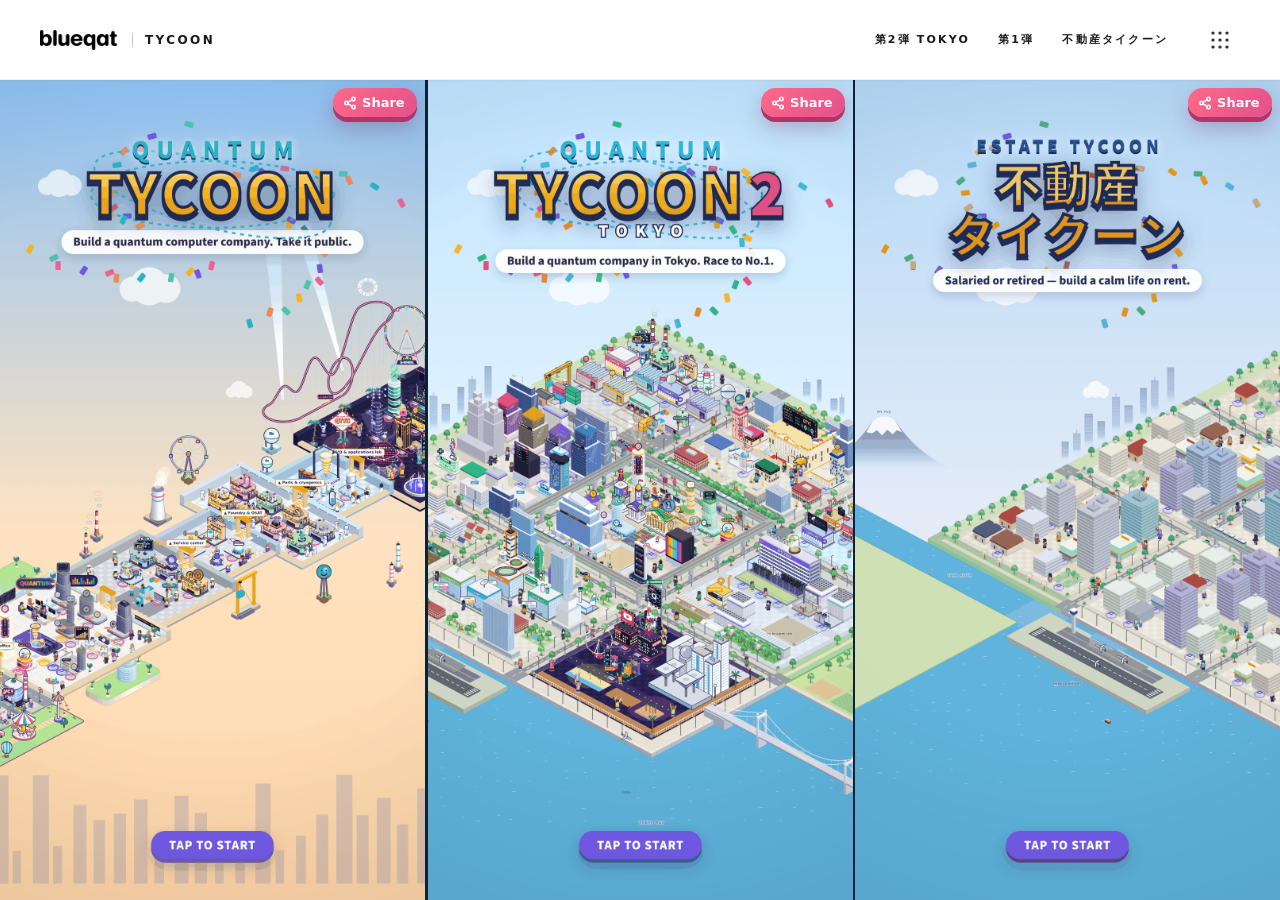
<file: index.html>
<!doctype html>
<html lang="ja"><head><meta charset="utf-8">
<meta name="viewport" content="width=device-width, initial-scale=1, viewport-fit=cover">
<meta name="theme-color" content="#0d2237">
<title>QUANTUM TYCOON — スマホで遊べる経営ゲーム（第1弾・第2弾 TOKYO・不動産タイクーン）</title>
<script>window.QT_STATIC = true;</script>
<meta name="description" content="量子コンピュータの会社をつくって上場へ（第1弾）、東京で世界一へ（第2弾）、家賃収入で安心の暮らしへ（不動産タイクーン）。スマホで遊べる経営ゲーム。">
<link rel="canonical" href="https://tycoon.blueqat.app/">
<meta property="og:type" content="website">
<meta property="og:site_name" content="QUANTUM TYCOON">
<meta property="og:title" content="QUANTUM TYCOON — スマホで遊べる経営ゲーム（第1弾・第2弾 TOKYO・不動産タイクーン）">
<meta property="og:description" content="量子コンピュータの会社をつくって上場へ（第1弾）、東京で世界一へ（第2弾）、家賃収入で安心の暮らしへ（不動産タイクーン）。スマホで遊べる経営ゲーム。">
<meta property="og:url" content="https://tycoon.blueqat.app/">
<meta property="og:image" content="https://tycoon.blueqat.app/v2/assets/cover_wide.png?v=7375848e6a">
<meta property="og:image:width" content="2400">
<meta property="og:image:height" content="1350">
<meta property="og:image:type" content="image/png">
<meta property="og:image:alt" content="QUANTUM TYCOON — スマホで遊べる経営ゲーム（第1弾・第2弾 TOKYO・不動産タイクーン）">
<meta name="twitter:card" content="summary_large_image">
<meta name="twitter:title" content="QUANTUM TYCOON — スマホで遊べる経営ゲーム（第1弾・第2弾 TOKYO・不動産タイクーン）">
<meta name="twitter:description" content="量子コンピュータの会社をつくって上場へ（第1弾）、東京で世界一へ（第2弾）、家賃収入で安心の暮らしへ（不動産タイクーン）。スマホで遊べる経営ゲーム。">
<meta name="twitter:image" content="https://tycoon.blueqat.app/v2/assets/cover_wide.png?v=7375848e6a">
<link rel="stylesheet" href="/bq-header.css?v=ec9027c758">
<script src="/bq-header.js?v=20d7b31221" defer></script>
<style>
.bqh,.bqh *{box-sizing:border-box}.bqh{z-index:35;flex:none;background:#fff;font-family:"Hiragino Sans","Noto Sans CJK JP","Noto Sans JP",system-ui,sans-serif}.bqh__menu .bqh__out{margin-top:4px;padding-top:4px;border-top:1px solid var(--bq-line,#e5e7eb)}.bqh__menu .bqh__who+.bqh__out{margin-top:0;padding-top:0;border-top:0}
</style>
<style>
 *{margin:0;padding:0;box-sizing:border-box;-webkit-tap-highlight-color:transparent}
 html,body{width:100%;height:100%;overflow:hidden;background:#0d2237}
 body{display:flex;flex-direction:column}
 .wrap{position:relative;flex:1 1 auto;min-height:0;display:flex;flex-direction:row;gap:3px}
 .g{position:relative;flex:1 1 0;min-width:0;min-height:0;overflow:hidden;display:block;background:#1b2b44;container-type:size}
 .g picture,.g img{position:relative;z-index:1;width:100%;height:100%;display:block}
 .g img{object-fit:cover;object-position:center top;transition:transform .3s}
 .g::before{content:"";position:absolute;inset:-24px;background:var(--bgw) center/cover no-repeat;filter:blur(16px) brightness(.85);z-index:0}
 @media (min-aspect-ratio:1/1){.g::before{background-image:var(--bgt)}}
 @media (min-aspect-ratio:1/1){@container (min-aspect-ratio:1152/2064){.wrap .g img{object-fit:contain;object-position:center}}}
 @media not all and (min-aspect-ratio:1/1){@container (min-aspect-ratio:2400/1350){.wrap .g img{object-fit:contain;object-position:center}}}
 @supports not (container-type:size){
   @media (max-aspect-ratio:1/1) and (min-aspect-ratio:593/1000){.wrap .g img{object-fit:contain;object-position:center}}
   @media (min-aspect-ratio:1674/1000){.wrap .g img{object-fit:contain;object-position:center}}
 }
 .g .qtShareBtn{position:absolute;z-index:3;top:8px;right:8px;padding:7px 12px 7px 10px;font-size:13px;gap:5px}
 .g .qtShareBtn svg{width:14px;height:14px}
 .g:hover img{transform:scale(1.03)}
 @media (max-aspect-ratio:1/1){
   .wrap{flex-direction:column}
   .g img{object-position:12% center}
 }
</style></head>
<body>
<header class="bqh">
<a href="/" class="bqh__logo" aria-label="TYCOON のトップへ"><img src="/bq-logo.png?v=475ee60e84" alt="blueqat" width="80" height="20"></a>
<a href="/" class="bqh__service">TYCOON</a>
<nav class="bqh__nav" aria-label="サービスのメニュー"><a href="/v2/">第2弾 TOKYO</a><a href="/v1/">第1弾</a><a href="/estate/">不動産タイクーン</a></nav>
<div class="bqh__right">
<details class="bqh__pop bqh__apps"><summary aria-label="blueqat のサービス" title="blueqat のサービス"><svg viewBox="0 0 24 24" width="24" height="24" aria-hidden="true" fill="none" stroke="currentColor" stroke-width="2" stroke-linecap="round"><circle cx="5" cy="5" r="0.6"/><circle cx="12" cy="5" r="0.6"/><circle cx="19" cy="5" r="0.6"/><circle cx="5" cy="12" r="0.6"/><circle cx="12" cy="12" r="0.6"/><circle cx="19" cy="12" r="0.6"/><circle cx="5" cy="19" r="0.6"/><circle cx="12" cy="19" r="0.6"/><circle cx="19" cy="19" r="0.6"/></svg></summary><nav class="bqh__menu bqh__menu--right bqh__grid" aria-label="blueqat のサービス"><a class="bqh__app" href="https://blueqat.app"><svg viewBox="0 0 24 24" width="24" height="24" aria-hidden="true" fill="none" stroke="currentColor" stroke-width="2"><circle cx="12" cy="12" r="10"/><text x="12" y="16.2" text-anchor="middle" font-size="11" font-weight="800" fill="currentColor" stroke="none">p</text></svg><span>poqet</span></a><a class="bqh__app" href="https://mcp.blueqat.app"><svg viewBox="0 0 24 24" width="24" height="24" aria-hidden="true" fill="none" stroke="currentColor" stroke-width="2"><circle cx="12" cy="12" r="10"/><text x="12" y="16.2" text-anchor="middle" font-size="11" font-weight="800" fill="currentColor" stroke="none">M</text></svg><span>MCP</span></a><a class="bqh__app" href="https://finance.blueqat.app/risk"><svg viewBox="0 0 24 24" width="24" height="24" aria-hidden="true" fill="none" stroke="currentColor" stroke-width="2"><circle cx="12" cy="12" r="10"/><text x="12" y="16.2" text-anchor="middle" font-size="11" font-weight="800" fill="currentColor" stroke="none">リ</text></svg><span>リスク診断</span></a><a class="bqh__app" href="https://news.blueqat.app"><svg viewBox="0 0 24 24" width="24" height="24" aria-hidden="true" fill="none" stroke="currentColor" stroke-width="2"><circle cx="12" cy="12" r="10"/><text x="12" y="16.2" text-anchor="middle" font-size="11" font-weight="800" fill="currentColor" stroke="none">ニ</text></svg><span>ニュース</span></a><a class="bqh__app" href="https://studio.blueqat.app"><svg viewBox="0 0 24 24" width="24" height="24" aria-hidden="true" fill="none" stroke="currentColor" stroke-width="2"><circle cx="12" cy="12" r="10"/><text x="12" y="16.2" text-anchor="middle" font-size="11" font-weight="800" fill="currentColor" stroke="none">S</text></svg><span>STUDIO</span></a><a class="bqh__app" href="https://secscan.blueqat.app"><svg viewBox="0 0 24 24" width="24" height="24" aria-hidden="true" fill="none" stroke="currentColor" stroke-width="2"><circle cx="12" cy="12" r="10"/><text x="12" y="16.2" text-anchor="middle" font-size="11" font-weight="800" fill="currentColor" stroke="none">セ</text></svg><span>セキュリティ<wbr>診断</span></a><a class="bqh__app" href="https://cs.blueqat.app"><svg viewBox="0 0 24 24" width="24" height="24" aria-hidden="true" fill="none" stroke="currentColor" stroke-width="2"><circle cx="12" cy="12" r="10"/><text x="12" y="16.2" text-anchor="middle" font-size="11" font-weight="800" fill="currentColor" stroke="none">G</text></svg><span>GPUクラウド</span></a></nav></details>
<details class="bqh__pop bqh__burger"><summary aria-label="メニュー"><svg viewBox="0 0 24 24" width="22" height="22" aria-hidden="true"><path d="M3 6h18M3 12h18M3 18h18" stroke="currentColor" stroke-width="2" stroke-linecap="round"/></svg></summary><nav class="bqh__menu bqh__menu--right" aria-label="メニュー"><a href="/v2/">第2弾 TOKYO</a><a href="/v1/">第1弾</a><a href="/estate/">不動産タイクーン</a></nav></details>
</div></header>
<div class="wrap"><a class="g" data-g="v1" href="/v1/" style="--bgw:url(/v1/assets/cover_wide.png?v=139b4b48f8);--bgt:url(/v1/assets/cover.png?v=2d9e4c83dd)" data-en-tall="/v1/assets/cover_en.png?v=1618de3668" data-en-wide="/v1/assets/cover_wide_en.png?v=f5f9331577"><picture><source media="(min-aspect-ratio: 1/1)" srcset="/v1/assets/cover.png?v=2d9e4c83dd"><img src="/v1/assets/cover_wide.png?v=139b4b48f8" alt="QUANTUM TYCOON"></picture></a><a class="g" data-g="v2" href="/v2/" style="--bgw:url(/v2/assets/cover_wide.png?v=7375848e6a);--bgt:url(/v2/assets/cover.png?v=d099946ea7)" data-en-tall="/v2/assets/cover_en.png?v=edd3c0bc31" data-en-wide="/v2/assets/cover_wide_en.png?v=3e1f6d5afa"><picture><source media="(min-aspect-ratio: 1/1)" srcset="/v2/assets/cover.png?v=d099946ea7"><img src="/v2/assets/cover_wide.png?v=7375848e6a" alt="QUANTUM TYCOON 2: TOKYO"></picture></a><a class="g" data-g="estate" href="/estate/" style="--bgw:url(/estate/assets/cover_wide.png?v=ffa4b2bac7);--bgt:url(/estate/assets/cover.png?v=25501cbd2e)" data-en-tall="/estate/assets/cover_en.png?v=8bcd5ae5b1" data-en-wide="/estate/assets/cover_wide_en.png?v=a3a66ef38d"><picture><source media="(min-aspect-ratio: 1/1)" srcset="/estate/assets/cover.png?v=25501cbd2e"><img src="/estate/assets/cover_wide.png?v=ffa4b2bac7" alt="不動産タイクーン ESTATE TYCOON"></picture></a></div>
<script>(function () {
  var l = null;
  try { l = localStorage.getItem('quantum_tycoon_lang'); } catch (e) { }
  if (!l) l = (navigator.language || '').indexOf('ja') === 0 ? 'ja' : 'en';
  if (l !== 'en') return;
  [].forEach.call(document.querySelectorAll('.g'), function (a) {
    var s = a.querySelector('source'), i = a.querySelector('img');
    s.srcset = a.getAttribute('data-en-tall'); i.src = a.getAttribute('data-en-wide');
  });
})();</script>
<script src="/v1/js/share.js?v=e01fac15fe"></script>
<script>QT.Share.button(document.querySelector('.g[data-g="v1"]'), function () { var l = null; try { l = localStorage.getItem('quantum_tycoon_lang'); } catch (e) { } if (!l) l = (navigator.language || '').indexOf('ja') === 0 ? 'ja' : 'en'; return l === 'en' ? "QUANTUM TYCOON — build a quantum computer company and take it public" : "量子コンピュータの会社をつくって上場をめざす経営ゲーム『QUANTUM TYCOON』"; }, "top", "https://tycoon.blueqat.app/v1/", "QUANTUM TYCOON");
QT.Share.button(document.querySelector('.g[data-g="v2"]'), function () { var l = null; try { l = localStorage.getItem('quantum_tycoon_lang'); } catch (e) { } if (!l) l = (navigator.language || '').indexOf('ja') === 0 ? 'ja' : 'en'; return l === 'en' ? "QUANTUM TYCOON 2: TOKYO — build a quantum computer company in Tokyo and become No.1 in the world" : "東京で量子コンピュータの会社をつくって世界一をめざす経営ゲーム『QUANTUM TYCOON 2: TOKYO』"; }, "top", "https://tycoon.blueqat.app/v2/", "QUANTUM TYCOON 2: TOKYO");
QT.Share.button(document.querySelector('.g[data-g="estate"]'), function () { var l = null; try { l = localStorage.getItem('quantum_tycoon_lang'); } catch (e) { } if (!l) l = (navigator.language || '').indexOf('ja') === 0 ? 'ja' : 'en'; return l === 'en' ? "ESTATE TYCOON — build a calm life on rental income, salaried or retired" : "会社勤めでも年金でも、家賃収入で安心の暮らしをめざす不動産ゲーム『不動産タイクーン』"; }, "top", "https://tycoon.blueqat.app/estate/", "不動産タイクーン");</script>
</body></html>
</file>
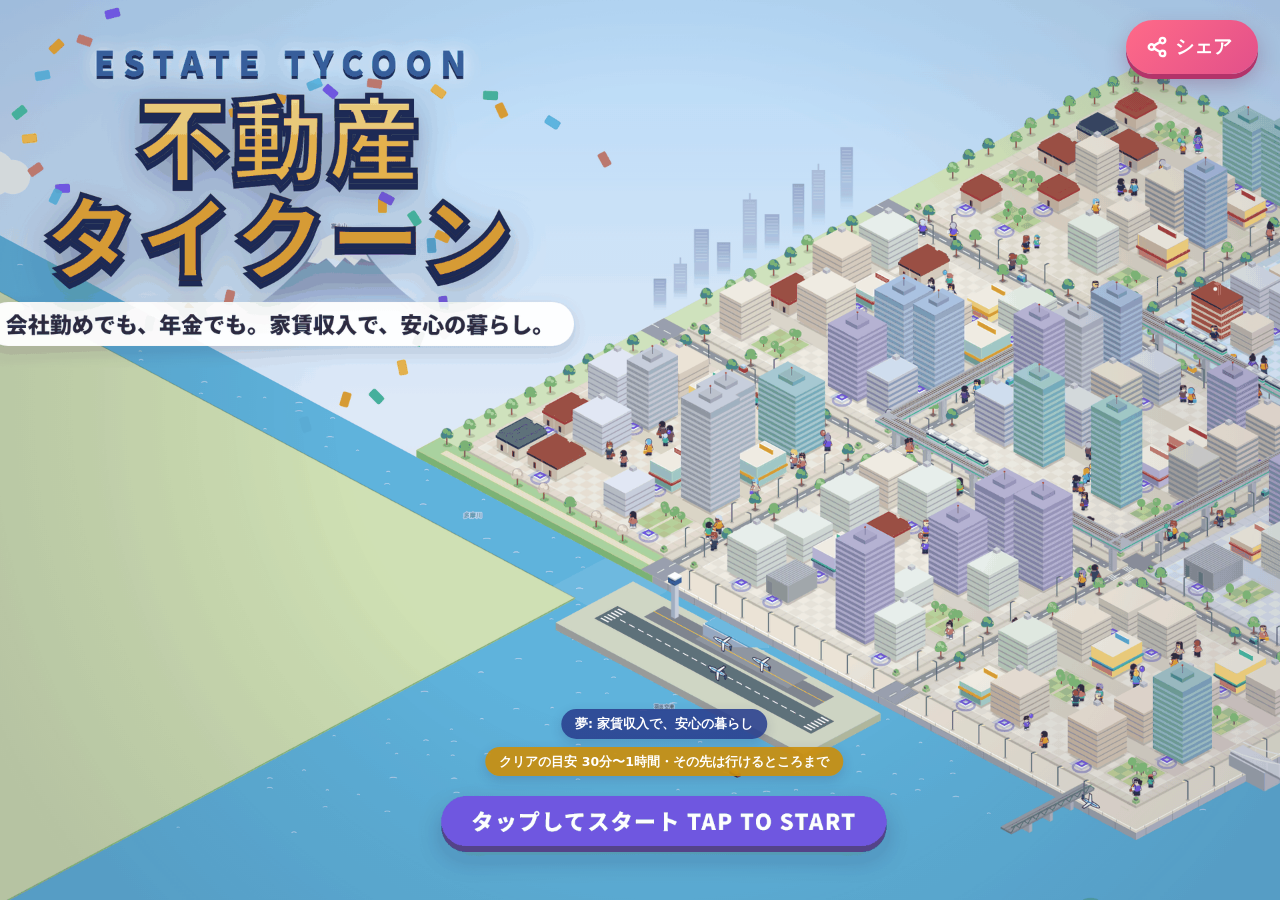
<file: estate/index.html>
<!doctype html>
<html lang="ja">
<head>
<meta charset="utf-8">
<meta name="viewport" content="width=device-width, initial-scale=1, maximum-scale=1, user-scalable=no, viewport-fit=cover">
<meta name="theme-color" content="#d9efff">
<meta name="apple-mobile-web-app-capable" content="yes">
<meta name="mobile-web-app-capable" content="yes">
<title>不動産タイクーン ESTATE TYCOON</title>
<script>window.QT_STATIC = true; window.QT_ISSUES = "https://github.com/minatoyuichiro/quantum-tycoon/issues/new"; window.QT_SHARE_URL = "https://tycoon.blueqat.app/estate/";</script>
<meta name="description" content="会社員か年金暮らしで始めて、物件を買って貸して、家賃の手取りで暮らしをまかなえたらクリア。金利・融資・税・トラブルも体験できる、不動産の初心者のための経営ゲーム。">
<link rel="canonical" href="https://tycoon.blueqat.app/estate/">
<meta property="og:type" content="website">
<meta property="og:site_name" content="不動産タイクーン">
<meta property="og:title" content="不動産タイクーン ESTATE TYCOON — 家賃収入で、安心の暮らし">
<meta property="og:description" content="会社員か年金暮らしで始めて、物件を買って貸して、家賃の手取りで暮らしをまかなえたらクリア（目安 30分〜1時間）。金利・融資・税・トラブルも。">
<meta property="og:url" content="https://tycoon.blueqat.app/estate/">
<meta property="og:image" content="https://tycoon.blueqat.app/estate/assets/cover_wide.png?v=ffa4b2bac7">
<meta property="og:image:width" content="2400">
<meta property="og:image:height" content="1350">
<meta property="og:image:type" content="image/png">
<meta property="og:image:alt" content="不動産タイクーン ESTATE TYCOON">
<meta name="twitter:card" content="summary_large_image">
<meta name="twitter:title" content="不動産タイクーン ESTATE TYCOON — 家賃収入で、安心の暮らし">
<meta name="twitter:description" content="会社員か年金暮らしで始めて、物件を買って貸して、家賃の手取りで暮らしをまかなえたらクリア（目安 30分〜1時間）。金利・融資・税・トラブルも。">
<meta name="twitter:image" content="https://tycoon.blueqat.app/estate/assets/cover_wide.png?v=ffa4b2bac7">
<style>
  * { margin:0; padding:0; box-sizing:border-box; -webkit-tap-highlight-color:transparent; }
  html, body {
    width:100%; height:100%; overflow:hidden; background:#eaf4ff;
    font-family:"Hiragino Maru Gothic ProN","Hiragino Sans","Yu Gothic UI",system-ui,sans-serif;
    -webkit-user-select:none; user-select:none; touch-action:none; overscroll-behavior:none;
    color:#33304a;
  }
  #c { display:block; width:100%; height:100%; touch-action:none; }
  #start {
    position:fixed; inset:0; z-index:10; cursor:pointer;
    background:linear-gradient(#8bbbe9 0%,#c2d1de 25%,#e1dad0 40%,#f6e0c6 50%,#ffe2c1 62%,#f2cea5 90%,#ecc69f 100%);
  }
  #start.hide { display:none; }
  #cover { width:100%; height:100%; object-fit:cover; display:block; }
  #start.loading::after {
    content:""; position:absolute; left:50%; bottom:38px; width:34px; height:34px;
    margin-left:-17px; border-radius:50%;
    border:3px solid rgba(255,255,255,.45); border-top-color:#fff;
    filter:drop-shadow(0 1px 2px rgba(40,30,90,.45));
    animation:spin .8s linear infinite;
  }
  @keyframes spin { to { transform:rotate(360deg); } }
  #start picture { display:block; width:100%; height:100%; }
  #titleInfo { position:absolute; left:50%; bottom:calc(5% + 64px); transform:translateX(-50%);
    display:flex; flex-direction:column; align-items:center; gap:8px; width:max-content; max-width:92%; }
  #titleInfo:empty, #start.loading #titleInfo { display:none; }
  #titleInfo .save { padding:8px 16px; border-radius:14px; background:rgba(255,255,255,.93);
    color:#33304a; font-weight:800; font-size:13px; line-height:1.5; text-align:center;
    box-shadow:0 4px 12px rgba(40,40,90,.16); }
  #titleInfo .save b { color:#c98f0f; }
  #titleInfo .dream { padding:6px 14px; border-radius:999px; background:rgba(42,63,143,.88); color:#fff;
    font-weight:900; font-size:12.5px; line-height:1.4; text-align:center; box-shadow:0 4px 12px rgba(40,40,90,.18); }
  #titleInfo .new { padding:7px 14px; border-radius:999px; border:none; background:rgba(255,255,255,.75);
    color:#7a7590; font-family:inherit; font-weight:800; font-size:12px; cursor:pointer; }
  #titleAcc { position:absolute; left:12px; top:calc(14px + env(safe-area-inset-top)); z-index:31;
    display:flex; align-items:center; gap:6px; max-width:55%; }
  #titleAcc:empty, #start.loading #titleAcc { display:none; }
  #titleVers { position:absolute; right:8px; bottom:calc(6px + env(safe-area-inset-bottom)); z-index:31; display:flex; gap:6px; }
  #titleVers:empty, #start.loading #titleVers { display:none; }
  #titleVers a { padding:3px 8px; border-radius:9px; background:rgba(255,255,255,.55); color:#4a4560;
    font:700 10.5px/1.4 system-ui,sans-serif; text-decoration:none; }
  #titleVers a.cur { background:rgba(255,255,255,.9); color:#6f57e0; }
  #titleAcc span { overflow:hidden; text-overflow:ellipsis; white-space:nowrap; font-size:11px; font-weight:700;
    color:#33304a; background:rgba(255,255,255,.85); padding:6px 10px; border-radius:999px; }
  #titleAcc button { flex:none; padding:7px 12px; border:none; border-radius:999px; background:#fff;
    color:#e2504a; font-family:inherit; font-weight:800; font-size:12px; cursor:pointer;
    box-shadow:0 3px 8px rgba(40,40,90,.15); }
  #tapStart { display:none; position:absolute; left:50%; bottom:calc(5% + env(safe-area-inset-bottom));
    transform:translateX(-50%); max-width:92%; padding:.72em 1.55em; border-radius:999px;
    background:#6f57e0; color:#fff; white-space:nowrap; overflow:hidden; text-overflow:ellipsis;
    font-weight:900; font-size:clamp(13px, 3.8vmin, 20px); line-height:1; letter-spacing:.06em;
    box-shadow:0 5px 0 #4a36a8, 0 10px 22px rgba(40,30,90,.3); pointer-events:none; }
  #start.loading #tapStart { display:none; }
  @media (min-aspect-ratio: 1152/2064) {
    #start { background:linear-gradient(#8bbbe9 12%,#e1dad0 40%,#ffe2c1 62%,#ecc69f 100%); }
    #cover { object-position:50% 0; object-position:50% max(0px, calc(100vh - 164.07vw + 4px));
      object-position:50% max(0px, calc(100dvh - 164.07vw + 4px)); }
    #tapStart { display:block; }
    #titleInfo { bottom:calc(5% + 64px + env(safe-area-inset-bottom)); }
  }
  @media (min-aspect-ratio: 1/1) {
    #start { background:linear-gradient(#81aad4 0%,#abb6c6 25%,#c3c0bf 40%,#d7c1b0 50%,#dec2a9 60%,#dfbfa4 75%,#deba99 100%); }
    #cover { object-position:19% 50%; object-position:max(50%, -15.1vh) 50%; object-position:max(50%, -15.1dvh) 50%; }
    #tapStart { display:none; }
    #titleInfo { bottom:calc(6% + 70px); left:max(50%, 73.8vh); left:max(50%, 73.8dvh); }
    #titleAcc { left:auto; right:124px; max-width:calc(55% - 124px); }
  }
  @media (min-aspect-ratio: 1/1) and (min-width: 900px) {
    #titleAcc { right:164px; max-width:calc(55% - 164px); }
  }
  @media (min-aspect-ratio: 201/100) {
    #cover { object-position:50% 0; }
    #tapStart { display:block; }
  }
  @media (min-aspect-ratio: 1/1) and (max-height: 520px) {
    #titleInfo { left:auto; right:calc(14px + env(safe-area-inset-right)); top:50%; bottom:auto;
      transform:translateY(-50%); align-items:flex-end; max-width:44%; }
  }
  #bugBtn {
    position:fixed; left:12px; bottom:12px; width:40px; height:40px; z-index:5;
    border-radius:13px; border:1px solid rgba(120,110,150,.18); background:#fff;
    color:#e2504a; font:800 20px/1 system-ui; cursor:pointer;
    box-shadow:0 3px 8px rgba(60,50,90,.16);
  }
  #bugModal { position:fixed; inset:0; z-index:20; display:none; align-items:center; justify-content:center;
    background:rgba(40,35,60,.45); padding:20px; }
  #bugModal.show { display:flex; }
  #bugModal .card { width:min(100%,420px); background:#fff; border-radius:18px; padding:20px;
    box-shadow:0 20px 50px rgba(40,35,60,.3); }
  #bugModal h2 { font-size:17px; color:#33304a; }
  #bugModal p { margin-top:8px; font-size:12px; line-height:1.7; color:#7a7590; }
  #bugModal textarea { width:100%; margin-top:12px; padding:10px; border-radius:12px; resize:vertical;
    background:#f7f6fb; color:#33304a; border:1px solid #e3dcc9; font:inherit; font-size:14px; }
  #bugModal .row { display:flex; gap:8px; margin-top:12px; }
  #bugModal .row.end { justify-content:flex-end; }
  #bugModal button { padding:10px 16px; border:none; border-radius:999px; background:#2bb8d8; color:#fff;
    font-family:inherit; font-weight:800; font-size:13px; line-height:1; cursor:pointer; }
  #bugModal button.ghost { background:#f0eef6; color:#7a7590; }
  #bugModal #bugStuck { background:#ef7d2e; }
  #bugModal .msg { margin-top:10px; font-size:12px; color:#2fbf7a; min-height:16px; }
</style>
</head>
<body>
<canvas id="c"></canvas>
<div id="start" class="loading">
  <picture>
    <source media="(min-aspect-ratio: 1/1)" srcset="assets/cover_wide.png">
    <img id="cover" alt="QUANTUM TYCOON" src="assets/cover.png">
  </picture>
  <script>  (function () {
    var l = null;
    try { l = localStorage.getItem('re_lang'); } catch (e) { }
    if (!l) l = (navigator.language || '').indexOf('ja') === 0 ? 'ja' : 'en';
    l = 'ja';
    if (l !== 'en') return;
    var pic = document.currentScript.previousElementSibling;
    pic.querySelector('source').srcset = 'assets/cover_wide_en.png';
    pic.querySelector('img').src = 'assets/cover_en.png';
  })();</script>
  <div id="titleInfo"></div>
  <div id="titleAcc"></div>
  <div id="titleVers"></div>
  <div id="tapStart">タップしてスタート TAP TO START</div>
</div>
<script src="js/i18n.js?v=87d77fa1b3"></script>
<script src="js/iso.js?v=ff01ac4b0d"></script>
<script src="js/sfx.js?v=ae5a03d3af"></script>
<script src="js/bgm.js?v=7b5a0bf817"></script>
<script src="js/bug.js?v=fd122d5d7f"></script>
<script src="js/data/d_futako.js?v=5727f35068"></script>
<script src="js/data/d_shibuya.js?v=d99105e10d"></script>
<script src="js/data/d_otemachi.js?v=556264a9bd"></script>
<script src="js/data/d_hongo.js?v=a545420b9e"></script>
<script src="js/data/d_shinjuku.js?v=41dc5c0dbf"></script>
<script src="js/data/d_fab.js?v=166f37c224"></script>
<script src="js/data/d_inzai.js?v=b413a8f298"></script>
<script src="js/data/d_minato.js?v=eda74b283b"></script>
<script src="js/data/d_ariake.js?v=57693a741f"></script>
<script src="js/data/estate.js?v=73c1c0a9bc"></script>
<script src="js/world.js?v=427e34eb60"></script>
<script src="js/game.js?v=0659d34c64"></script>
<script src="js/sim/books.js?v=d180bc0395"></script>
<script src="js/sim/loan.js?v=b5ce293a1d"></script>
<script src="js/sim/life.js?v=e41f888ebf"></script>
<script src="js/sim/tax.js?v=d752d92621"></script>
<script src="js/sim/estate.js?v=394c9aa382"></script>
<script src="js/sim/condo.js?v=d8f00d701e"></script>
<script src="js/sim/ops.js?v=cfd0806b53"></script>
<script src="js/sim/troubles.js?v=85ae85c46e"></script>
<script src="js/sim/deals.js?v=7a017c211a"></script>
<script src="js/sim/places.js?v=7295caffdb"></script>
<script src="js/sim/inherit.js?v=504631e5d5"></script>
<script src="js/sim/hojin.js?v=a0be9703ef"></script>
<script src="js/sim/achv.js?v=abda180cf0"></script>
<script src="js/sim/travel.js?v=cb7dc88676"></script>
<script src="js/data/objectives.js?v=87c378e806"></script>
<script src="js/render.js?v=74ea75f6a2"></script>
<script src="js/ui/ui.js?v=6a72820411"></script>
<script src="js/ui/sheet.js?v=dabe609c24"></script>
<script src="js/ui/propsheet.js?v=17a90ee162"></script>
<script src="js/ui/places.js?v=822cc40cb6"></script>
<script src="js/ui/clear.js?v=26da1b5cd1"></script>
<script src="js/ui/mypage.js?v=dc6d400eda"></script>
<script src="js/ui/trend.js?v=c98c625de1"></script>
<script src="js/ui/minimap.js?v=433c27c925"></script>
<script src="js/ui/routemap.js?v=512ab01387"></script>
<script src="js/ui/fx.js?v=13616e3d3f"></script>
<script src="js/ui/dealchips.js?v=a6b3a62a83"></script>
<script src="js/ui/achv.js?v=f6ee4a8d5c"></script>
<script src="js/ui/condo.js?v=6ac878ede4"></script>
<script src="js/ui/hojin.js?v=442432813e"></script>
<script src="js/art/lib_town.js?v=c0520d9413"></script>
<script src="js/art/lib_home.js?v=d996a7978b"></script>
<script src="js/art/tokyo.js?v=32e8254426"></script>
<script src="js/art/rail.js?v=376d5c47da"></script>
<script src="js/art/futako.js?v=8b570d8c21"></script>
<script src="js/art/people.js?v=e299ab3848"></script>
<script src="js/art/estate.js?v=3ae24d78de"></script>
<script src="js/art/drama.js?v=65c61e8182"></script>
<script src="js/input.js?v=7079c68bf0"></script>
<script src="js/share.js?v=715432534e"></script>
<script src="js/main.js?v=cf6a3d2f84"></script>
</body>
</html>
</file>
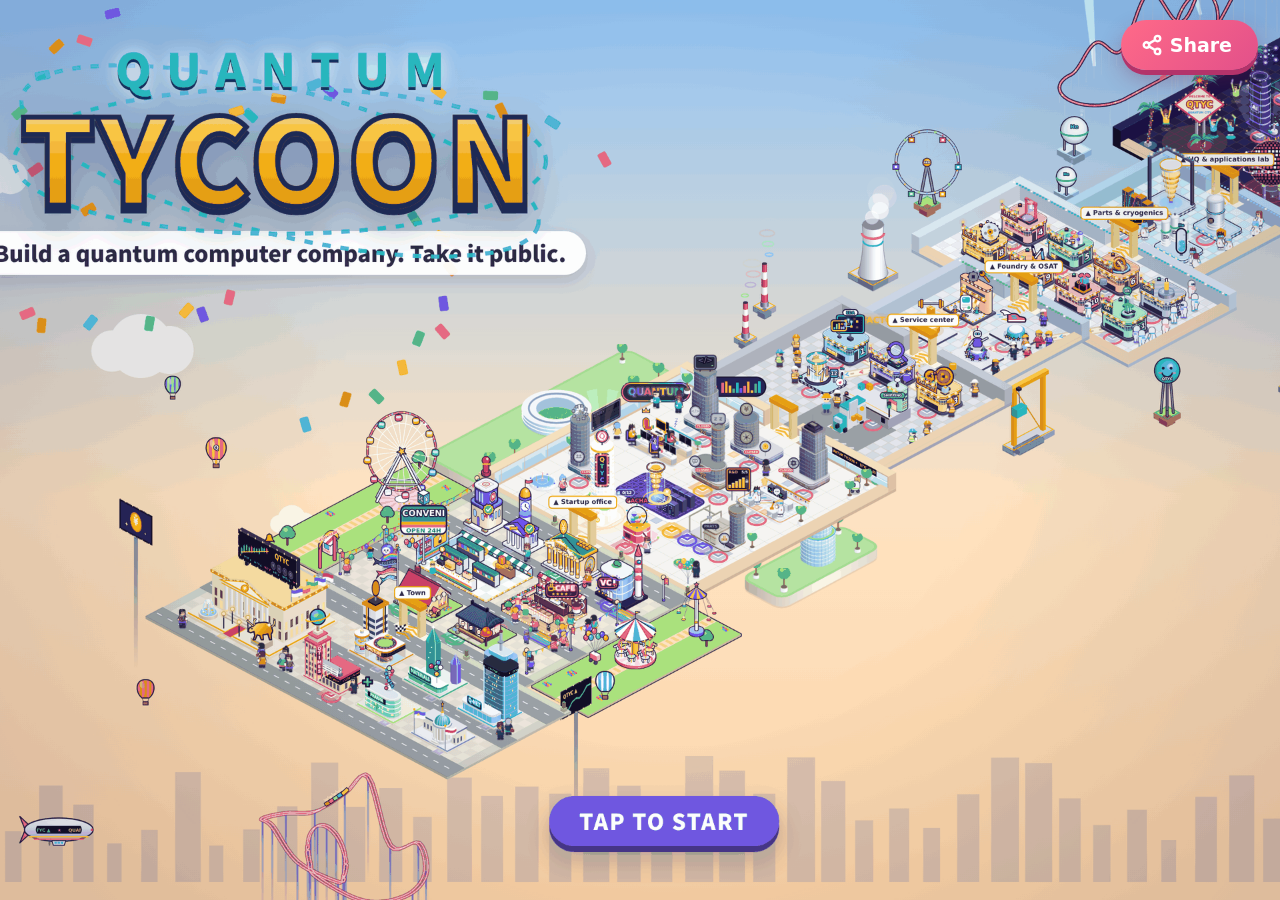
<file: v1/index.html>
<!doctype html>
<html lang="ja">
<head>
<meta charset="utf-8">
<meta name="viewport" content="width=device-width, initial-scale=1, maximum-scale=1, user-scalable=no, viewport-fit=cover">
<meta name="theme-color" content="#d9efff">
<meta name="apple-mobile-web-app-capable" content="yes">
<meta name="mobile-web-app-capable" content="yes">
<title>QUANTUM TYCOON</title>
<script>window.QT_STATIC = true; window.QT_ISSUES = "https://github.com/minatoyuichiro/quantum-tycoon/issues/new"; window.QT_SHARE_URL = "https://tycoon.blueqat.app/v1/";</script>
<meta name="description" content="バイトから会社を立ち上げ、量子コンピュータをつくって、東証グロース市場に上場する経営ゲーム。スマホで1時間くらいで遊べます。">
<link rel="canonical" href="https://tycoon.blueqat.app/v1/">
<meta property="og:type" content="website">
<meta property="og:site_name" content="QUANTUM TYCOON">
<meta property="og:title" content="QUANTUM TYCOON — 量子コンピュータの会社をつくって上場へ">
<meta property="og:description" content="バイトから会社を立ち上げ、量子コンピュータをつくって上場をめざす経営ゲーム。">
<meta property="og:url" content="https://tycoon.blueqat.app/v1/">
<meta property="og:image" content="https://tycoon.blueqat.app/v1/assets/cover_wide.png?v=139b4b48f8">
<meta property="og:image:width" content="2400">
<meta property="og:image:height" content="1350">
<meta property="og:image:type" content="image/png">
<meta property="og:image:alt" content="QUANTUM TYCOON">
<meta name="twitter:card" content="summary_large_image">
<meta name="twitter:title" content="QUANTUM TYCOON — 量子コンピュータの会社をつくって上場へ">
<meta name="twitter:description" content="バイトから会社を立ち上げ、量子コンピュータをつくって上場をめざす経営ゲーム。">
<meta name="twitter:image" content="https://tycoon.blueqat.app/v1/assets/cover_wide.png?v=139b4b48f8">
<style>
  * { margin:0; padding:0; box-sizing:border-box; -webkit-tap-highlight-color:transparent; }
  html, body {
    width:100%; height:100%; overflow:hidden; background:#eaf4ff;
    font-family:"Hiragino Maru Gothic ProN","Hiragino Sans","Yu Gothic UI",system-ui,sans-serif;
    -webkit-user-select:none; user-select:none; touch-action:none; overscroll-behavior:none;
    color:#33304a;
  }
  #c { display:block; width:100%; height:100%; touch-action:none; }
  #start {
    position:fixed; inset:0; z-index:10; cursor:pointer;
    background:linear-gradient(#8bbbe9 0%,#c2d1de 25%,#e1dad0 40%,#f6e0c6 50%,#ffe2c1 62%,#f2cea5 90%,#ecc69f 100%);
  }
  #start.hide { display:none; }
  #cover { width:100%; height:100%; object-fit:cover; display:block; }
  #start.loading::after {
    content:""; position:absolute; left:50%; bottom:38px; width:34px; height:34px;
    margin-left:-17px; border-radius:50%;
    border:3px solid rgba(255,255,255,.45); border-top-color:#fff;
    filter:drop-shadow(0 1px 2px rgba(40,30,90,.45));
    animation:spin .8s linear infinite;
  }
  @keyframes spin { to { transform:rotate(360deg); } }
  #start picture { display:block; width:100%; height:100%; }
  #titleInfo { position:absolute; left:50%; bottom:calc(5% + 64px); transform:translateX(-50%);
    display:flex; flex-direction:column; align-items:center; gap:8px; width:max-content; max-width:92%; }
  #titleInfo:empty, #start.loading #titleInfo { display:none; }
  #titleInfo .save { padding:8px 16px; border-radius:14px; background:rgba(255,255,255,.93);
    color:#33304a; font-weight:800; font-size:13px; line-height:1.5; text-align:center;
    box-shadow:0 4px 12px rgba(40,40,90,.16); }
  #titleInfo .save b { color:#c98f0f; }
  #titleInfo .new { padding:7px 14px; border-radius:999px; border:none; background:rgba(255,255,255,.75);
    color:#7a7590; font-family:inherit; font-weight:800; font-size:12px; cursor:pointer; }
  #titleInfo .sup { padding:6px 14px; border-radius:999px; background:rgba(255,255,255,.85); color:#a86f00;
    font-weight:900; font-size:12px; line-height:1.4; text-decoration:none; box-shadow:0 3px 8px rgba(40,40,90,.14); }
  #titleInfo .sup.on { background:linear-gradient(135deg,#fff3b0,#ffd54a 55%,#f5b21c); color:#5a3a00;
    box-shadow:0 3px 0 #c98f0f,0 6px 14px rgba(120,80,0,.25); }
  #titleAcc { position:absolute; left:12px; top:calc(14px + env(safe-area-inset-top)); z-index:31;
    display:flex; align-items:center; gap:6px; max-width:55%; }
  #titleAcc:empty, #start.loading #titleAcc { display:none; }
  #titleVers { position:absolute; right:8px; bottom:calc(6px + env(safe-area-inset-bottom)); z-index:31; display:flex; gap:6px; }
  #titleVers:empty, #start.loading #titleVers { display:none; }
  #titleVers a { padding:3px 8px; border-radius:9px; background:rgba(255,255,255,.55); color:#4a4560;
    font:700 10.5px/1.4 system-ui,sans-serif; text-decoration:none; }
  #titleVers a.cur { background:rgba(255,255,255,.9); color:#6f57e0; }
  #titleAcc span { overflow:hidden; text-overflow:ellipsis; white-space:nowrap; font-size:11px; font-weight:700;
    color:#33304a; background:rgba(255,255,255,.85); padding:6px 10px; border-radius:999px; }
  #titleAcc button { flex:none; padding:7px 12px; border:none; border-radius:999px; background:#fff;
    color:#e2504a; font-family:inherit; font-weight:800; font-size:12px; cursor:pointer;
    box-shadow:0 3px 8px rgba(40,40,90,.15); }
  #tapStart { display:none; position:absolute; left:50%; bottom:calc(5% + env(safe-area-inset-bottom));
    transform:translateX(-50%); max-width:92%; padding:.72em 1.55em; border-radius:999px;
    background:#6f57e0; color:#fff; white-space:nowrap; overflow:hidden; text-overflow:ellipsis;
    font-weight:900; font-size:clamp(13px, 3.8vmin, 20px); line-height:1; letter-spacing:.06em;
    box-shadow:0 5px 0 #4a36a8, 0 10px 22px rgba(40,30,90,.3); pointer-events:none; }
  #start.loading #tapStart { display:none; }
  @media (min-aspect-ratio: 1152/2064) {
    #start { background:linear-gradient(#8bbbe9 12%,#e1dad0 40%,#ffe2c1 62%,#ecc69f 100%); }
    #cover { object-position:50% 0; object-position:50% max(0px, calc(100vh - 164.07vw + 4px));
      object-position:50% max(0px, calc(100dvh - 164.07vw + 4px)); }
    #tapStart { display:block; }
    #titleInfo { bottom:calc(5% + 64px + env(safe-area-inset-bottom)); }
  }
  @media (min-aspect-ratio: 1/1) {
    #start { background:linear-gradient(#81aad4 0%,#abb6c6 25%,#c3c0bf 40%,#d7c1b0 50%,#dec2a9 60%,#dfbfa4 75%,#deba99 100%); }
    #cover { object-position:19% 50%; object-position:max(50%, -15.1vh) 50%; object-position:max(50%, -15.1dvh) 50%; }
    #tapStart { display:none; }
    #titleInfo { bottom:calc(6% + 70px); left:max(50%, 73.8vh); left:max(50%, 73.8dvh); }
    #titleAcc { left:auto; right:124px; max-width:calc(55% - 124px); }
  }
  @media (min-aspect-ratio: 1/1) and (min-width: 900px) {
    #titleAcc { right:164px; max-width:calc(55% - 164px); }
  }
  @media (min-aspect-ratio: 201/100) {
    #cover { object-position:50% 0; }
    #tapStart { display:block; }
  }
  @media (min-aspect-ratio: 1/1) and (max-height: 520px) {
    #titleInfo { left:auto; right:calc(14px + env(safe-area-inset-right)); top:50%; bottom:auto;
      transform:translateY(-50%); align-items:flex-end; max-width:44%; }
  }
  #bugBtn {
    position:fixed; left:12px; bottom:12px; width:40px; height:40px; z-index:5;
    border-radius:13px; border:1px solid rgba(120,110,150,.18); background:#fff;
    color:#e2504a; font:800 20px/1 system-ui; cursor:pointer;
    box-shadow:0 3px 8px rgba(60,50,90,.16);
  }
  #bugModal { position:fixed; inset:0; z-index:20; display:none; align-items:center; justify-content:center;
    background:rgba(40,35,60,.45); padding:20px; }
  #bugModal.show { display:flex; }
  #bugModal .card { width:min(100%,420px); background:#fff; border-radius:18px; padding:20px;
    box-shadow:0 20px 50px rgba(40,35,60,.3); }
  #bugModal h2 { font-size:17px; color:#33304a; }
  #bugModal p { margin-top:8px; font-size:12px; line-height:1.7; color:#7a7590; }
  #bugModal textarea { width:100%; margin-top:12px; padding:10px; border-radius:12px; resize:vertical;
    background:#f7f6fb; color:#33304a; border:1px solid #e3dcc9; font:inherit; font-size:14px; }
  #bugModal .row { display:flex; gap:8px; margin-top:12px; }
  #bugModal .row.end { justify-content:flex-end; }
  #bugModal button { padding:10px 16px; border:none; border-radius:999px; background:#2bb8d8; color:#fff;
    font-family:inherit; font-weight:800; font-size:13px; line-height:1; cursor:pointer; }
  #bugModal button.ghost { background:#f0eef6; color:#7a7590; }
  #bugModal #bugStuck { background:#ef7d2e; }
  #bugModal .msg { margin-top:10px; font-size:12px; color:#2fbf7a; min-height:16px; }
</style>
</head>
<body>
<canvas id="c"></canvas>
<div id="start" class="loading">
  <picture>
    <source media="(min-aspect-ratio: 1/1)" srcset="assets/cover_wide.png">
    <img id="cover" alt="QUANTUM TYCOON" src="assets/cover.png">
  </picture>
  <script>  (function () {
    var l = null;
    try { l = localStorage.getItem('quantum_tycoon_lang'); } catch (e) { }
    if (!l) l = (navigator.language || '').indexOf('ja') === 0 ? 'ja' : 'en';
    if (l !== 'en') return;
    var pic = document.currentScript.previousElementSibling;
    pic.querySelector('source').srcset = 'assets/cover_wide_en.png';
    pic.querySelector('img').src = 'assets/cover_en.png';
  })();</script>
  <div id="titleInfo"></div>
  <div id="titleAcc"></div>
  <div id="titleVers"></div>
  <div id="tapStart">タップしてスタート TAP TO START</div>
</div>
<script src="js/i18n.js?v=b88f1b7496"></script>
<script src="js/iso.js?v=ff01ac4b0d"></script>
<script src="js/sfx.js?v=2ae430933a"></script>
<script src="js/bgm.js?v=b6b5dbbe57"></script>
<script src="js/bug.js?v=79653588a7"></script>
<script src="js/world.js?v=23b85bbebf"></script>
<script src="js/game.js?v=cab32f2197"></script>
<script src="js/render.js?v=f8ea2a44c4"></script>
<script src="js/art/biz.js?v=10190f217a"></script>
<script src="js/art/town.js?v=1c9ce011d1"></script>
<script src="js/art/office.js?v=cc534a37af"></script>
<script src="js/art/factory.js?v=b5e57be641"></script>
<script src="js/art/hq.js?v=159ebd3e26"></script>
<script src="js/art/people.js?v=005b2858f6"></script>
<script src="js/art/guide.js?v=daf5d2cc7c"></script>
<script src="js/input.js?v=38243b27d7"></script>
<script src="js/share.js?v=e01fac15fe"></script>
<script src="js/main.js?v=391971b50a"></script>
</body>
</html>
</file>
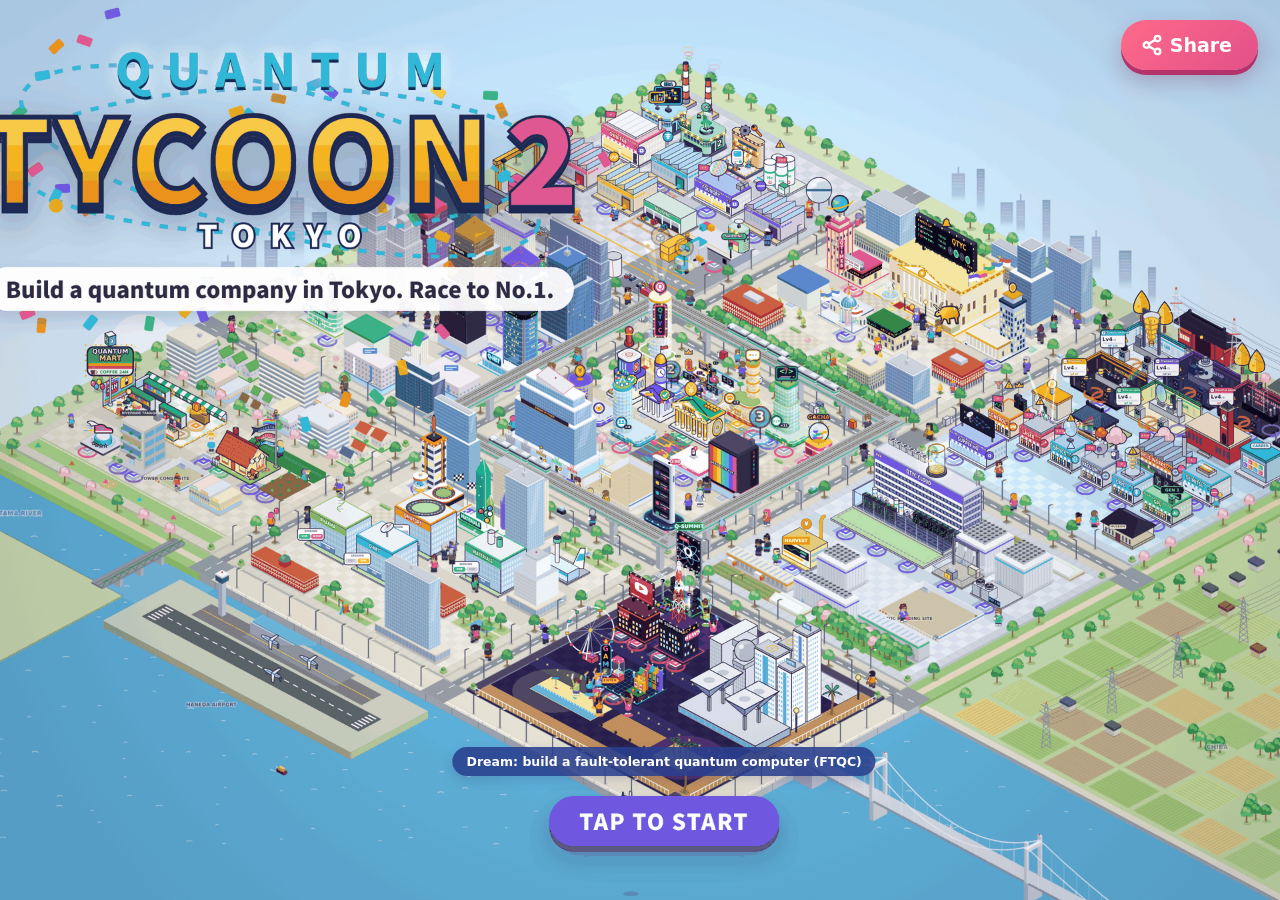
<file: v2/index.html>
<!doctype html>
<html lang="ja">
<head>
<meta charset="utf-8">
<meta name="viewport" content="width=device-width, initial-scale=1, maximum-scale=1, user-scalable=no, viewport-fit=cover">
<meta name="theme-color" content="#d9efff">
<meta name="apple-mobile-web-app-capable" content="yes">
<meta name="mobile-web-app-capable" content="yes">
<title>QUANTUM TYCOON</title>
<script>window.QT_STATIC = true; window.QT_ISSUES = "https://github.com/minatoyuichiro/quantum-tycoon/issues/new"; window.QT_SHARE_URL = "https://tycoon.blueqat.app/v2/";</script>
<meta name="description" content="東京の街で量子コンピュータの会社を立ち上げ、大学と方式を選び、サプライチェーンを組み、ライバルと競って上場、そして世界一へ。スマホで遊べる経営ゲーム。">
<link rel="canonical" href="https://tycoon.blueqat.app/v2/">
<meta property="og:type" content="website">
<meta property="og:site_name" content="QUANTUM TYCOON">
<meta property="og:title" content="QUANTUM TYCOON 2: TOKYO — 東京で量子コンピュータの会社をつくって世界一へ">
<meta property="og:description" content="東京で量子コンピュータの会社をつくって、ランキング世界一をめざす経営ゲーム。">
<meta property="og:url" content="https://tycoon.blueqat.app/v2/">
<meta property="og:image" content="https://tycoon.blueqat.app/v2/assets/cover_wide.png?v=7375848e6a">
<meta property="og:image:width" content="2400">
<meta property="og:image:height" content="1350">
<meta property="og:image:type" content="image/png">
<meta property="og:image:alt" content="QUANTUM TYCOON 2 TOKYO">
<meta name="twitter:card" content="summary_large_image">
<meta name="twitter:title" content="QUANTUM TYCOON 2: TOKYO — 東京で量子コンピュータの会社をつくって世界一へ">
<meta name="twitter:description" content="東京で量子コンピュータの会社をつくって、ランキング世界一をめざす経営ゲーム。">
<meta name="twitter:image" content="https://tycoon.blueqat.app/v2/assets/cover_wide.png?v=7375848e6a">
<style>
  * { margin:0; padding:0; box-sizing:border-box; -webkit-tap-highlight-color:transparent; }
  html, body {
    width:100%; height:100%; overflow:hidden; background:#eaf4ff;
    font-family:"Hiragino Maru Gothic ProN","Hiragino Sans","Yu Gothic UI",system-ui,sans-serif;
    -webkit-user-select:none; user-select:none; touch-action:none; overscroll-behavior:none;
    color:#33304a;
  }
  #c { display:block; width:100%; height:100%; touch-action:none; }
  #start {
    position:fixed; inset:0; z-index:10; cursor:pointer;
    background:linear-gradient(#8bbbe9 0%,#c2d1de 25%,#e1dad0 40%,#f6e0c6 50%,#ffe2c1 62%,#f2cea5 90%,#ecc69f 100%);
  }
  #start.hide { display:none; }
  #cover { width:100%; height:100%; object-fit:cover; display:block; }
  #start.loading::after {
    content:""; position:absolute; left:50%; bottom:38px; width:34px; height:34px;
    margin-left:-17px; border-radius:50%;
    border:3px solid rgba(255,255,255,.45); border-top-color:#fff;
    filter:drop-shadow(0 1px 2px rgba(40,30,90,.45));
    animation:spin .8s linear infinite;
  }
  @keyframes spin { to { transform:rotate(360deg); } }
  #start picture { display:block; width:100%; height:100%; }
  #titleInfo { position:absolute; left:50%; bottom:calc(5% + 64px); transform:translateX(-50%);
    display:flex; flex-direction:column; align-items:center; gap:8px; width:max-content; max-width:92%; }
  #titleInfo:empty, #start.loading #titleInfo { display:none; }
  #titleInfo .save { padding:8px 16px; border-radius:14px; background:rgba(255,255,255,.93);
    color:#33304a; font-weight:800; font-size:13px; line-height:1.5; text-align:center;
    box-shadow:0 4px 12px rgba(40,40,90,.16); }
  #titleInfo .save b { color:#c98f0f; }
  #titleInfo .dream { padding:6px 14px; border-radius:999px; background:rgba(42,63,143,.88); color:#fff;
    font-weight:900; font-size:12.5px; line-height:1.4; text-align:center; box-shadow:0 4px 12px rgba(40,40,90,.18); }
  #titleInfo .new { padding:7px 14px; border-radius:999px; border:none; background:rgba(255,255,255,.75);
    color:#7a7590; font-family:inherit; font-weight:800; font-size:12px; cursor:pointer; }
  #titleAcc { position:absolute; left:12px; top:calc(14px + env(safe-area-inset-top)); z-index:31;
    display:flex; align-items:center; gap:6px; max-width:55%; }
  #titleAcc:empty, #start.loading #titleAcc { display:none; }
  #titleVers { position:absolute; right:8px; bottom:calc(6px + env(safe-area-inset-bottom)); z-index:31; display:flex; gap:6px; }
  #titleVers:empty, #start.loading #titleVers { display:none; }
  #titleVers a { padding:3px 8px; border-radius:9px; background:rgba(255,255,255,.55); color:#4a4560;
    font:700 10.5px/1.4 system-ui,sans-serif; text-decoration:none; }
  #titleVers a.cur { background:rgba(255,255,255,.9); color:#6f57e0; }
  #titleAcc span { overflow:hidden; text-overflow:ellipsis; white-space:nowrap; font-size:11px; font-weight:700;
    color:#33304a; background:rgba(255,255,255,.85); padding:6px 10px; border-radius:999px; }
  #titleAcc button { flex:none; padding:7px 12px; border:none; border-radius:999px; background:#fff;
    color:#e2504a; font-family:inherit; font-weight:800; font-size:12px; cursor:pointer;
    box-shadow:0 3px 8px rgba(40,40,90,.15); }
  #tapStart { display:none; position:absolute; left:50%; bottom:calc(5% + env(safe-area-inset-bottom));
    transform:translateX(-50%); max-width:92%; padding:.72em 1.55em; border-radius:999px;
    background:#6f57e0; color:#fff; white-space:nowrap; overflow:hidden; text-overflow:ellipsis;
    font-weight:900; font-size:clamp(13px, 3.8vmin, 20px); line-height:1; letter-spacing:.06em;
    box-shadow:0 5px 0 #4a36a8, 0 10px 22px rgba(40,30,90,.3); pointer-events:none; }
  #start.loading #tapStart { display:none; }
  @media (min-aspect-ratio: 1152/2064) {
    #start { background:linear-gradient(#8bbbe9 12%,#e1dad0 40%,#ffe2c1 62%,#ecc69f 100%); }
    #cover { object-position:50% 0; object-position:50% max(0px, calc(100vh - 164.07vw + 4px));
      object-position:50% max(0px, calc(100dvh - 164.07vw + 4px)); }
    #tapStart { display:block; }
    #titleInfo { bottom:calc(5% + 64px + env(safe-area-inset-bottom)); }
  }
  @media (min-aspect-ratio: 1/1) {
    #start { background:linear-gradient(#81aad4 0%,#abb6c6 25%,#c3c0bf 40%,#d7c1b0 50%,#dec2a9 60%,#dfbfa4 75%,#deba99 100%); }
    #cover { object-position:19% 50%; object-position:max(50%, -15.1vh) 50%; object-position:max(50%, -15.1dvh) 50%; }
    #tapStart { display:none; }
    #titleInfo { bottom:calc(6% + 70px); left:max(50%, 73.8vh); left:max(50%, 73.8dvh); }
    #titleAcc { left:auto; right:124px; max-width:calc(55% - 124px); }
  }
  @media (min-aspect-ratio: 1/1) and (min-width: 900px) {
    #titleAcc { right:164px; max-width:calc(55% - 164px); }
  }
  @media (min-aspect-ratio: 201/100) {
    #cover { object-position:50% 0; }
    #tapStart { display:block; }
  }
  @media (min-aspect-ratio: 1/1) and (max-height: 520px) {
    #titleInfo { left:auto; right:calc(14px + env(safe-area-inset-right)); top:50%; bottom:auto;
      transform:translateY(-50%); align-items:flex-end; max-width:44%; }
  }
  #bugBtn {
    position:fixed; left:12px; bottom:12px; width:40px; height:40px; z-index:5;
    border-radius:13px; border:1px solid rgba(120,110,150,.18); background:#fff;
    color:#e2504a; font:800 20px/1 system-ui; cursor:pointer;
    box-shadow:0 3px 8px rgba(60,50,90,.16);
  }
  #bugModal { position:fixed; inset:0; z-index:20; display:none; align-items:center; justify-content:center;
    background:rgba(40,35,60,.45); padding:20px; }
  #bugModal.show { display:flex; }
  #bugModal .card { width:min(100%,420px); background:#fff; border-radius:18px; padding:20px;
    box-shadow:0 20px 50px rgba(40,35,60,.3); }
  #bugModal h2 { font-size:17px; color:#33304a; }
  #bugModal p { margin-top:8px; font-size:12px; line-height:1.7; color:#7a7590; }
  #bugModal textarea { width:100%; margin-top:12px; padding:10px; border-radius:12px; resize:vertical;
    background:#f7f6fb; color:#33304a; border:1px solid #e3dcc9; font:inherit; font-size:14px; }
  #bugModal .row { display:flex; gap:8px; margin-top:12px; }
  #bugModal .row.end { justify-content:flex-end; }
  #bugModal button { padding:10px 16px; border:none; border-radius:999px; background:#2bb8d8; color:#fff;
    font-family:inherit; font-weight:800; font-size:13px; line-height:1; cursor:pointer; }
  #bugModal button.ghost { background:#f0eef6; color:#7a7590; }
  #bugModal #bugStuck { background:#ef7d2e; }
  #bugModal .msg { margin-top:10px; font-size:12px; color:#2fbf7a; min-height:16px; }
</style>
</head>
<body>
<canvas id="c"></canvas>
<div id="start" class="loading">
  <picture>
    <source media="(min-aspect-ratio: 1/1)" srcset="assets/cover_wide.png">
    <img id="cover" alt="QUANTUM TYCOON" src="assets/cover.png">
  </picture>
  <script>  (function () {
    var l = null;
    try { l = localStorage.getItem('quantum_tycoon_lang'); } catch (e) { }
    if (!l) l = (navigator.language || '').indexOf('ja') === 0 ? 'ja' : 'en';
    if (l !== 'en') return;
    var pic = document.currentScript.previousElementSibling;
    pic.querySelector('source').srcset = 'assets/cover_wide_en.png';
    pic.querySelector('img').src = 'assets/cover_en.png';
  })();</script>
  <div id="titleInfo"></div>
  <div id="titleAcc"></div>
  <div id="titleVers"></div>
  <div id="tapStart">タップしてスタート TAP TO START</div>
</div>
<script src="js/qt2.js?v=a9a33abf91"></script>
</body>
</html>
</file>
<file: bq-header.css>
.bqh { position: sticky; top: 0; z-index: 50; height: 56px; display: flex; align-items: center; gap: 10px;
  padding: 0 16px; background: rgba(255,255,255,.95); backdrop-filter: blur(12px); -webkit-backdrop-filter: blur(12px);
  border-bottom: 1px solid rgba(0,0,0,.05); box-shadow: 0 1px 2px rgba(0,0,0,.05); font-family: inherit; }
.bqh a { text-decoration: none; color: var(--bq-ink, #1a1a1a); }
.bqh__logo { flex: none; display: block; }
.bqh__logo img { display: block; height: 16px; width: auto; filter: brightness(0); }
.bqh__service { flex: 0 1 auto; min-width: 0; overflow: hidden; white-space: nowrap; text-overflow: ellipsis;
  font-weight: 900; font-size: 11px; letter-spacing: .12em; padding-left: 10px; border-left: 1px solid #ccc; }
.bqh__nav { display: none; }
.bqh__right { margin-left: auto; display: flex; align-items: center; gap: 4px; flex: none; }
.bqh__login { display: inline-flex; align-items: center; gap: 6px; height: 36px; padding: 0 12px; border-radius: 999px;
  border: 1px solid #d2d2d7; font-size: 13px; font-weight: 700; }
.bqh__login:hover { border-color: var(--bq-ink, #1a1a1a); }
.bqh__avatar { display: inline-flex; align-items: center; justify-content: center; width: 32px; height: 32px; border-radius: 50%;
  background: var(--bq-ink, #1a1a1a); color: #fff; font-size: 14px; font-weight: 800; }
.bqh__pop { position: relative; }
.bqh__pop > summary { list-style: none; cursor: pointer; display: inline-flex; align-items: center; justify-content: center;
  min-width: 40px; height: 40px; border-radius: 999px; color: var(--bq-ink, #1a1a1a); }
.bqh__pop > summary::-webkit-details-marker { display: none; }
.bqh__pop > summary:hover, .bqh__pop[open] > summary { background: #f2f2f4; }
.bqh__pop > summary:focus-visible { outline: 2px solid var(--bq-link, #0066cc); outline-offset: 2px; }
.bqh__menu { position: absolute; top: calc(100% + 8px); min-width: 220px; max-width: calc(100vw - 24px); background: #fff;
  border: 1px solid rgba(0,0,0,.08); border-radius: 16px; box-shadow: 0 16px 40px -12px rgba(0,0,0,.25); padding: 8px; }
.bqh__menu--right { right: 0; }
.bqh__menu a, .bqh__menu button { display: block; width: 100%; text-align: left; padding: 10px 12px; border-radius: 10px;
  font: inherit; font-size: 15px; font-weight: 600; color: var(--bq-ink, #1a1a1a); background: none; border: 0; cursor: pointer; }
.bqh__menu a:hover, .bqh__menu button:hover { background: #f5f5f7; }
.bqh__menu form { margin: 0; border-top: 1px solid var(--bq-line, #e5e7eb); margin-top: 4px; padding-top: 4px; }
.bqh__who { margin: 0; padding: 8px 12px 10px; font-size: 12px; color: var(--bq-muted, #6e6e73); line-height: 1.6;
  border-bottom: 1px solid var(--bq-line, #e5e7eb); margin-bottom: 4px; word-break: break-all; }
.bqh__who b { color: var(--bq-ink, #1a1a1a); font-size: 13px; }
.bqh__tag { display: inline-block; margin-top: 4px; font-size: 11px; font-weight: 800; padding: 1px 8px; border-radius: 999px;
  background: #f2f2f4; color: var(--bq-ink-2, #424245); }
@media (max-width: 359px) { .bqh__service { display: none; } }
@media (min-width: 768px) {
  .bqh { height: 80px; padding: 0 40px; gap: 12px; }
  .bqh__logo img { height: 20px; }
  .bqh__service { font-size: 12px; letter-spacing: .2em; padding-left: 12px; }
}
@media (min-width: 1024px) {
  .bqh__nav { display: flex; gap: 28px; margin-left: auto; font-size: 11px; font-weight: 900; letter-spacing: .2em; }
  .bqh__nav a { white-space: nowrap; }
  .bqh__right { margin-left: 20px; }
  .bqh__burger { display: none; }
}
.bqh__grid { display: grid; grid-template-columns: repeat(3, 1fr); gap: 4px; width: 312px; padding: 12px; }
.bqh__menu a.bqh__app { display: flex; flex-direction: column; align-items: center; gap: 6px; text-align: center;
  padding: 12px 4px; border-radius: 14px; font-size: 12px; font-weight: 700; line-height: 1.3; color: var(--bq-ink, #1a1a1a); }
.bqh__app svg { flex: none; }
.bqh__app span { word-break: keep-all; overflow-wrap: anywhere; }
.bqh__menu a.bqh__app[aria-current="page"] { background: #f2f2f4; color: var(--bq-muted, #6e6e73); cursor: default; pointer-events: none; }
@media (max-width: 767px) {
  .bqh__apps > .bqh__grid { position: fixed; top: 64px; right: 12px; width: min(312px, calc(100vw - 24px)); }
}
@media (max-width: 419px) {
  .bqh__login { width: 40px; padding: 0; justify-content: center; }
  .bqh__login span { position: absolute; width: 1px; height: 1px; overflow: hidden; clip: rect(0 0 0 0); white-space: nowrap; }
}
.bqh__nav a[aria-current="page"] { text-decoration: underline; text-decoration-thickness: 2px; text-underline-offset: 8px; }
.bqh__menu a[aria-current="page"]:not(.bqh__app) { background: #f2f2f4; }
@media (max-width: 359px) {
  .bqh__menu a.bqh__app { font-size: 11px; padding: 12px 1px; }
  .bqh__grid { padding: 10px; gap: 2px; }
}
</file>
